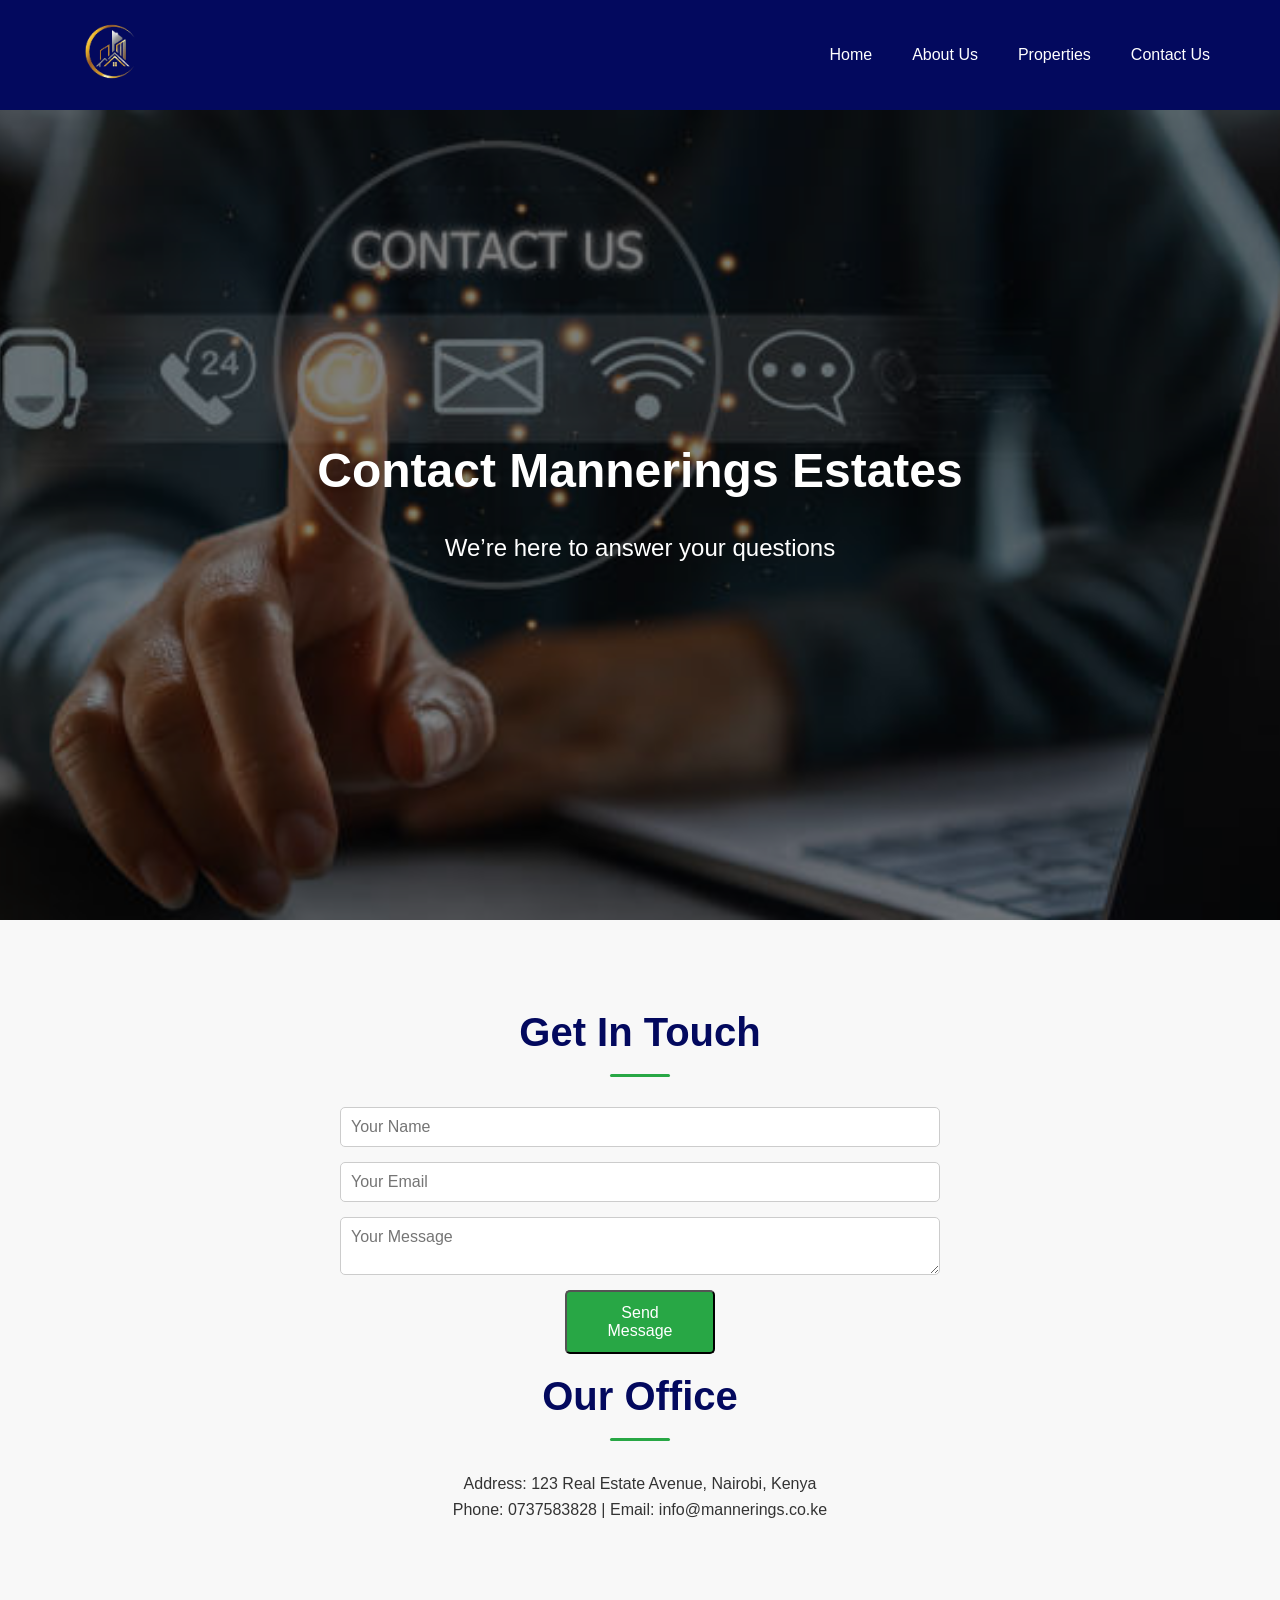
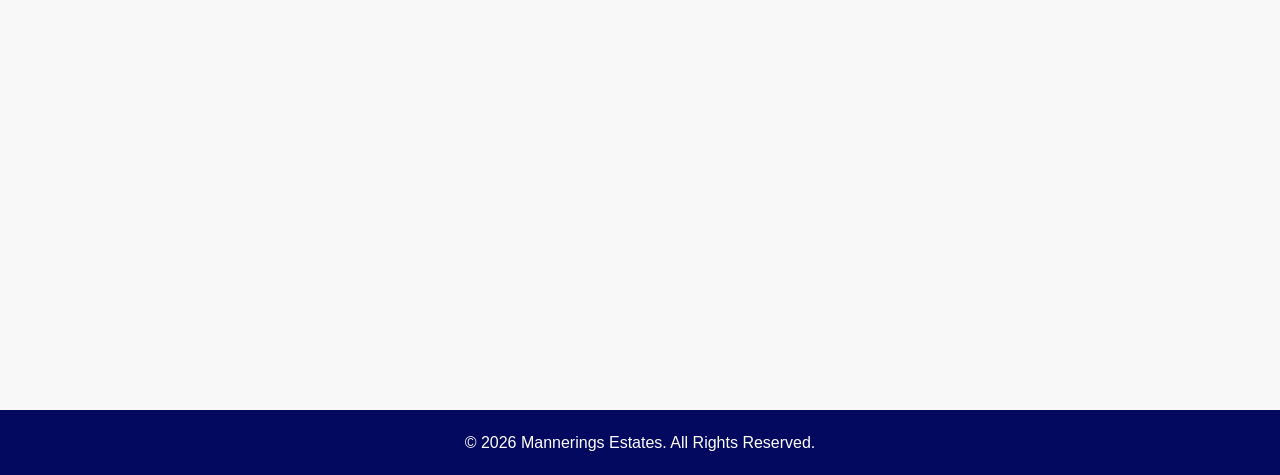
<file: contact.html>
<!DOCTYPE html>
<html lang="en">
<head>
<meta charset="UTF-8">
<meta name="viewport" content="width=device-width, initial-scale=1.0">
<title>Contact Us - Mannerings Estates</title>
<link rel="stylesheet" href="style.css">
<script defer src="script.js"></script>
</head>
<body>
<header>
    <nav class="navbar">
        <div class="logo">
            <img src="images/Logo.png" alt="Logo">
        </div>
        <ul>
            <li><a href="index.html">Home</a></li>
            <li><a href="about.html">About Us</a></li>
            <li><a href="properties.html">Properties</a></li>
            <li><a href="contact.html" class="active">Contact Us</a></li>
        </ul>
    </nav>
</header>

<section class="hero" style="background: url('images/contact.jpg') center/cover no-repeat;">
    <div class="hero-content">
        <h1>Contact Mannerings Estates</h1>
        <p>We’re here to answer your questions</p>
    </div>
</section>

<section class="section contact-section">
    <h2>Get In Touch</h2>
    <form id="contactForm">
        <input type="text" name="name" placeholder="Your Name" required>
        <input type="email" name="email" placeholder="Your Email" required>
        <textarea name="message" placeholder="Your Message" required></textarea>
        <button type="submit" class="btn">Send Message</button>
    </form>
    <p id="formMessage" class="form-message"></p>
    
    <h2>Our Office</h2>
    <p>Address: 123 Real Estate Avenue, Nairobi, Kenya</p>
    <p>Phone: 0737583828 | Email: info@mannerings.co.ke</p>
    
    <iframe 
        src="https://maps.google.com/maps?q=Nairobi&t=&z=13&ie=UTF8&iwloc=&output=embed" 
        width="100%" height="400" style="border:0;" allowfullscreen="" loading="lazy">
    </iframe>
</section>

<footer>
    <p>&copy; 2026 Mannerings Estates. All Rights Reserved.</p>
</footer>
</body>
</html>
</file>
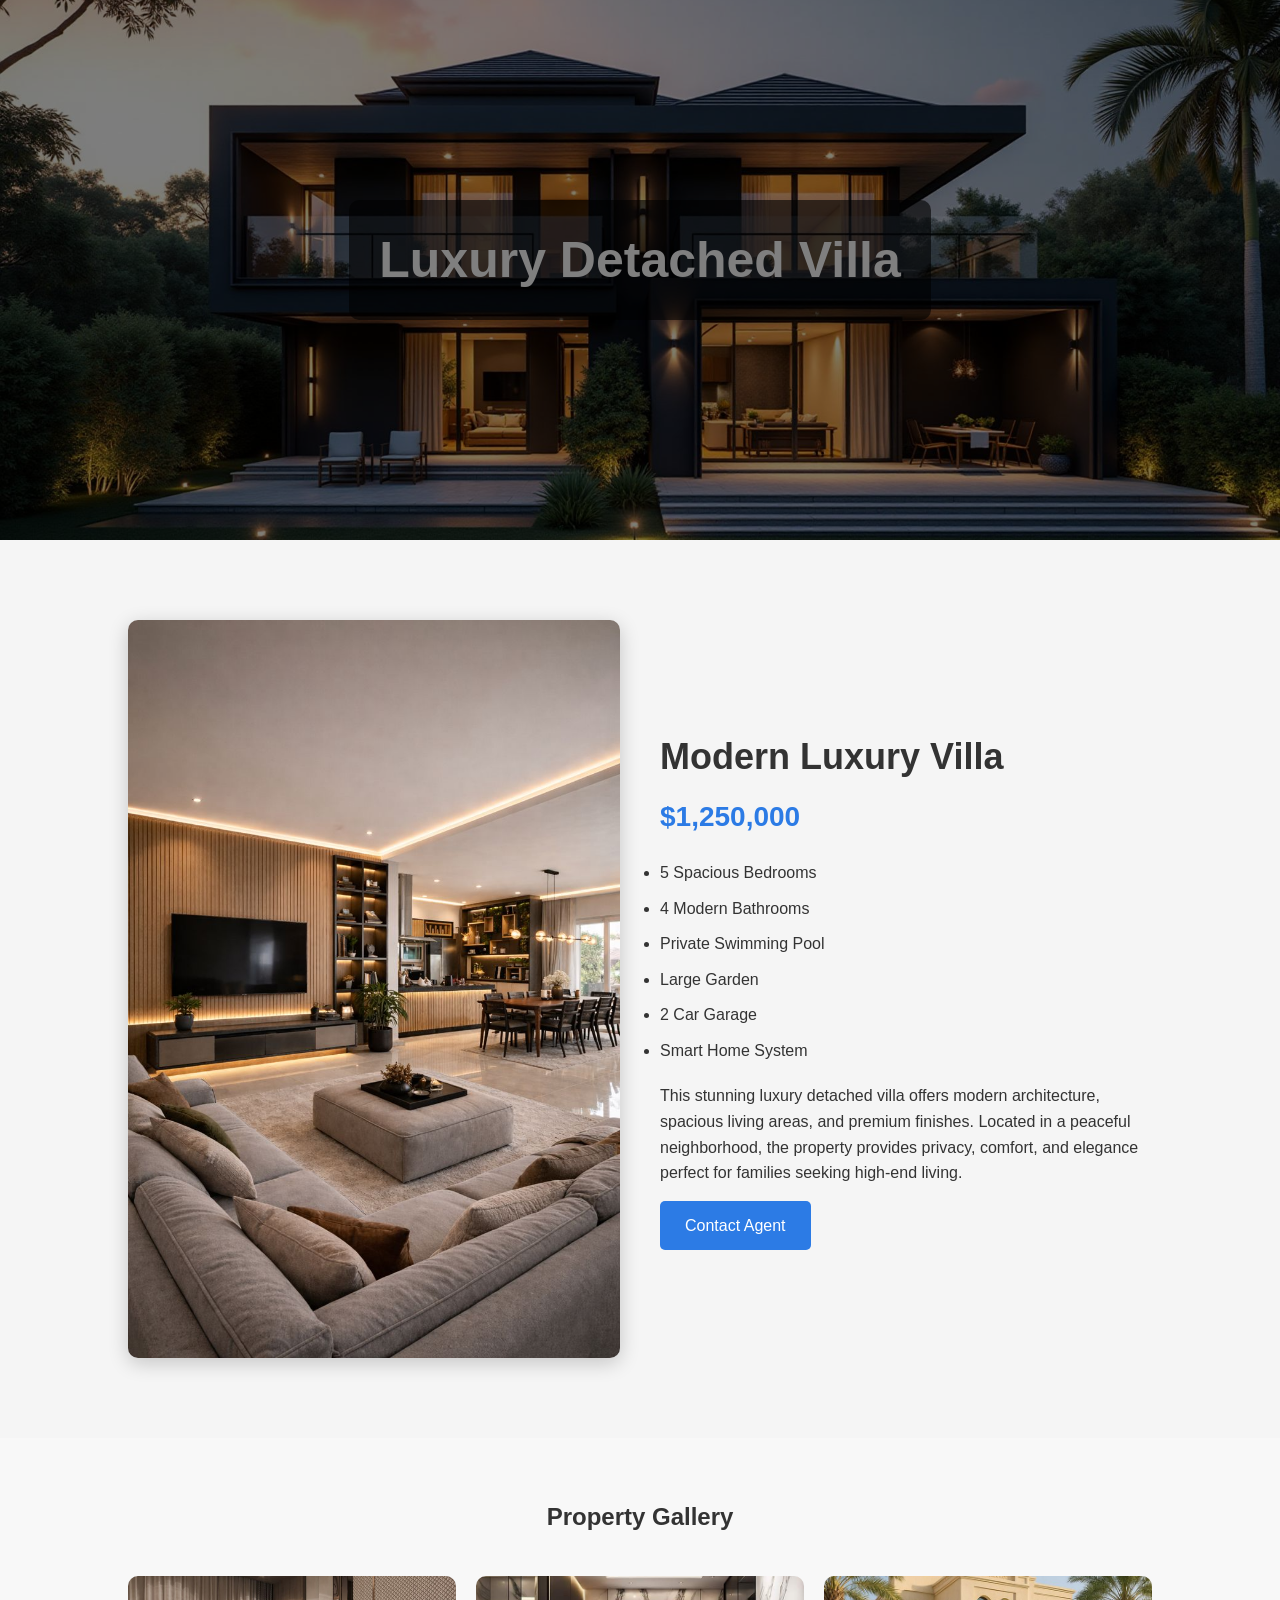
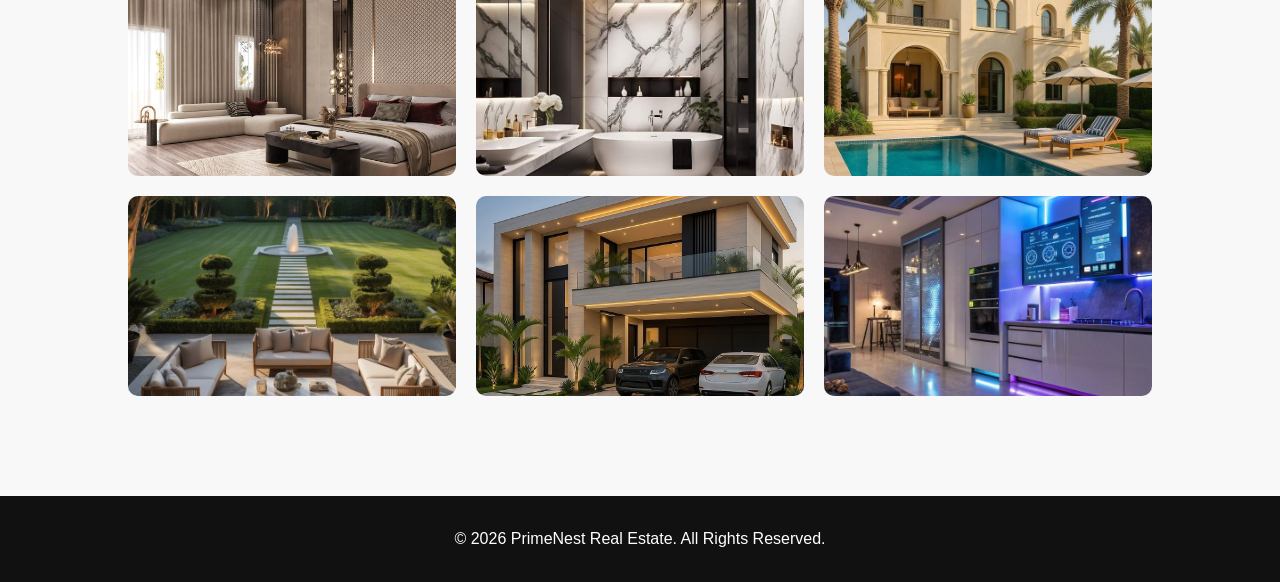
<file: luxury-villa.html>
<!DOCTYPE html>
<html lang="en">

<head>

<meta charset="UTF-8">
<meta name="viewport" content="width=device-width, initial-scale=1.0">

<title>Luxury Detached Villa | PrimeNest Real Estate</title>

<link rel="stylesheet" href="style.css">

<style>

/* HERO */

.hero{
height:60vh;
background:url('images/villa-hero.jpg') center/cover no-repeat;
display:flex;
align-items:center;
justify-content:center;
text-align:center;
color:white;
}

.hero h1{
font-size:50px;
background:rgba(0,0,0,0.6);
padding:20px 30px;
border-radius:10px;
}

/* PROPERTY DETAILS */

.property-details{
padding:80px 10%;
background:#f5f5f5;
}

.details-container{
display:grid;
grid-template-columns:1fr 1fr;
gap:40px;
align-items:center;
}

.details-container img{
width:100%;
border-radius:10px;
box-shadow:0 5px 20px rgba(0,0,0,0.2);
}

.property-info h2{
font-size:36px;
margin-bottom:10px;
}

.price{
font-size:28px;
color:#2c7be5;
margin-bottom:20px;
font-weight:bold;
}

.features{
margin-bottom:20px;
}

.features li{
margin-bottom:10px;
}

/* GALLERY */

.gallery{
padding:60px 10%;
}

.gallery h2{
text-align:center;
margin-bottom:40px;
}

.gallery-grid{
display:grid;
grid-template-columns:repeat(auto-fit,minmax(250px,1fr));
gap:20px;
}

.gallery-grid img{
width:100%;
height:200px;
object-fit:cover;
border-radius:10px;
transition:0.3s;
}

.gallery-grid img:hover{
transform:scale(1.05);
}

/* BUTTON */

.btn{
display:inline-block;
padding:12px 25px;
background:#2c7be5;
color:white;
text-decoration:none;
border-radius:5px;
margin-top:15px;
}

.btn:hover{
background:#1a5dcc;
}

/* FOOTER */

footer{
background:#111;
color:white;
text-align:center;
padding:30px;
margin-top:40px;
}

</style>

</head>

<body>

<!-- HERO -->

<section class="hero">

<h1>Luxury Detached Villa</h1>

</section>

<!-- PROPERTY DETAILS -->

<section class="property-details">

<div class="details-container">

<img src="images/living-room.jpg" alt="Luxury Villa">

<div class="property-info">

<h2>Modern Luxury Villa</h2>

<p class="price">$1,250,000</p>

<ul class="features">

<li>5 Spacious Bedrooms</li>
<li>4 Modern Bathrooms</li>
<li>Private Swimming Pool</li>
<li>Large Garden</li>
<li>2 Car Garage</li>
<li>Smart Home System</li>

</ul>

<p>

This stunning luxury detached villa offers modern architecture,
spacious living areas, and premium finishes. Located in a peaceful
neighborhood, the property provides privacy, comfort, and elegance
perfect for families seeking high-end living.

</p>

<a href="contact.html" class="btn">Contact Agent</a>

</div>

</div>

</section>

<!-- IMAGE GALLERY -->

<section class="gallery">

<h2>Property Gallery</h2>

<div class="gallery-grid">

<img src="images/villa1.jpg">
<img src="images/villa2.jpg">
<img src="images/villa3.jpg">
<img src="images/villa4.jpg">
<img src="images/villa5.jpg">
<img src="images/villa6.jpg">

</div>

</section>

<!-- FOOTER -->

<footer>

<p>© 2026 PrimeNest Real Estate. All Rights Reserved.</p>

</footer>

</body>
</html>
</file>
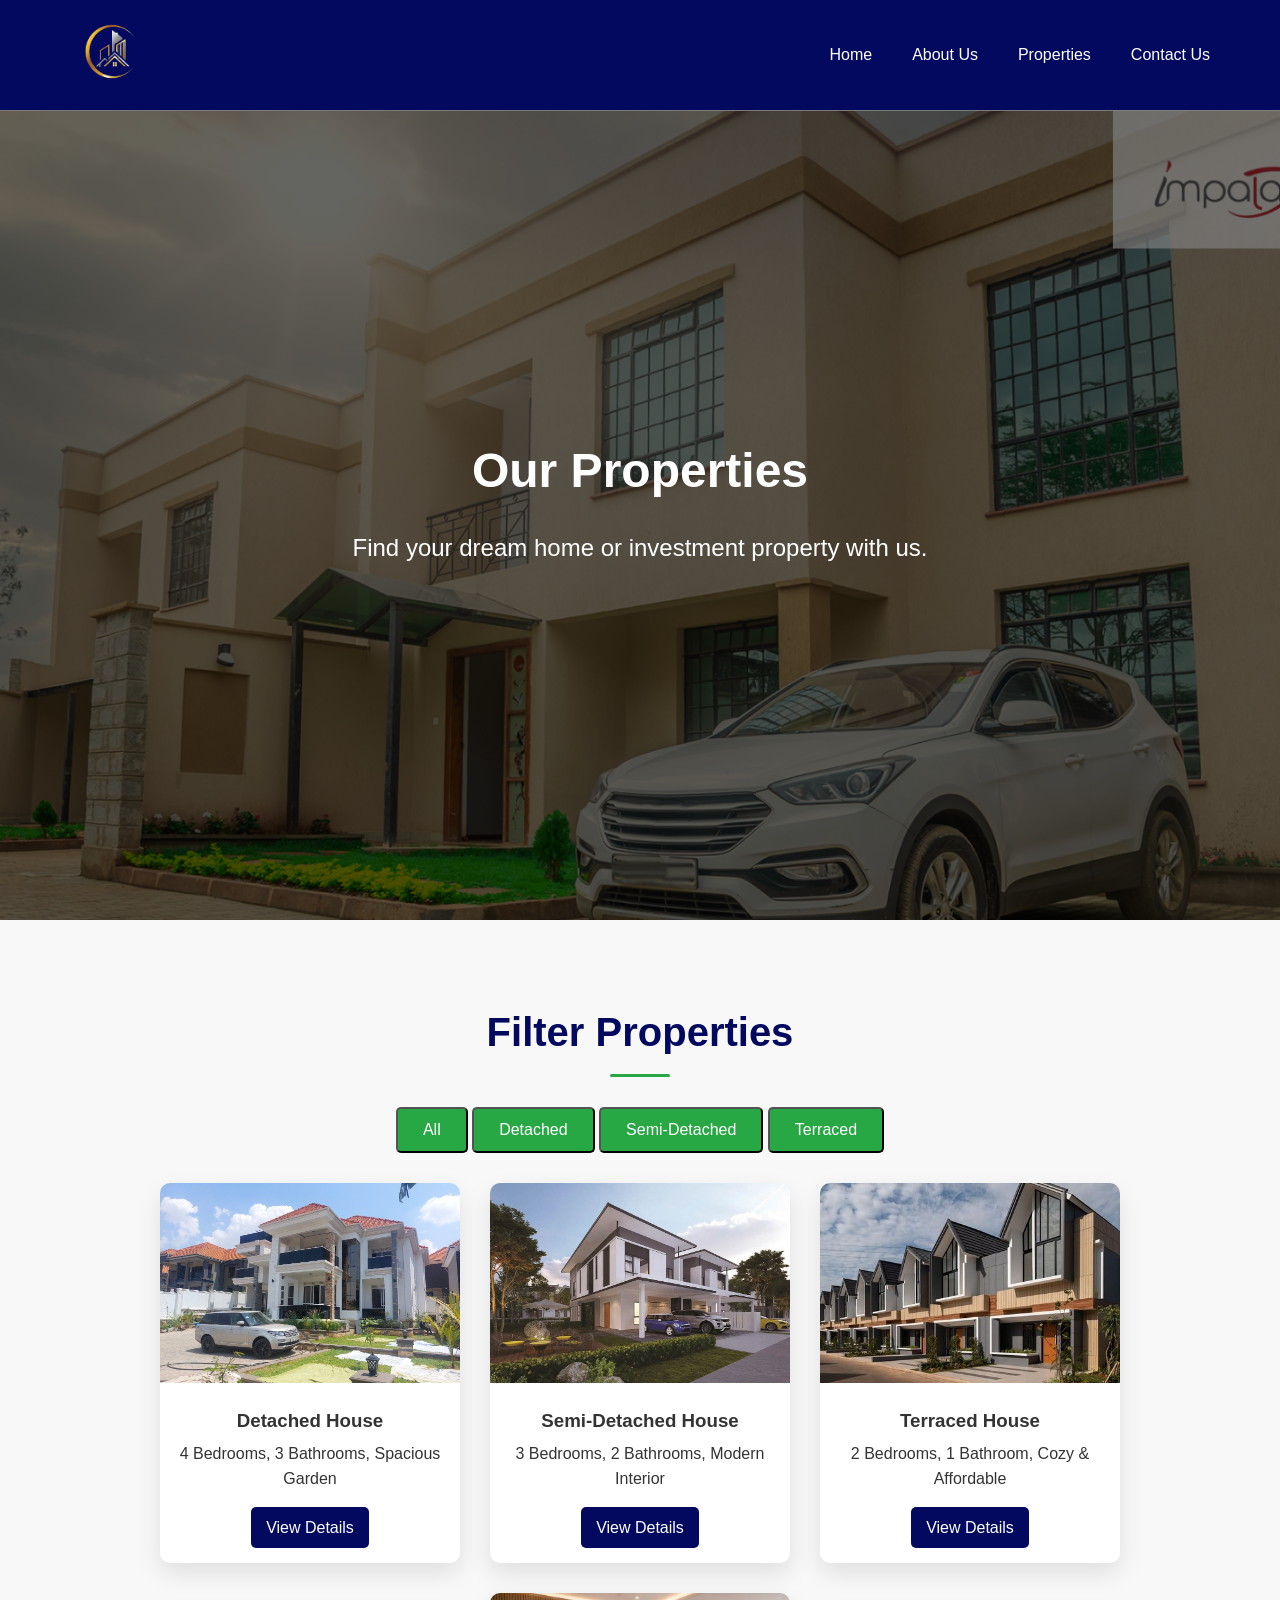
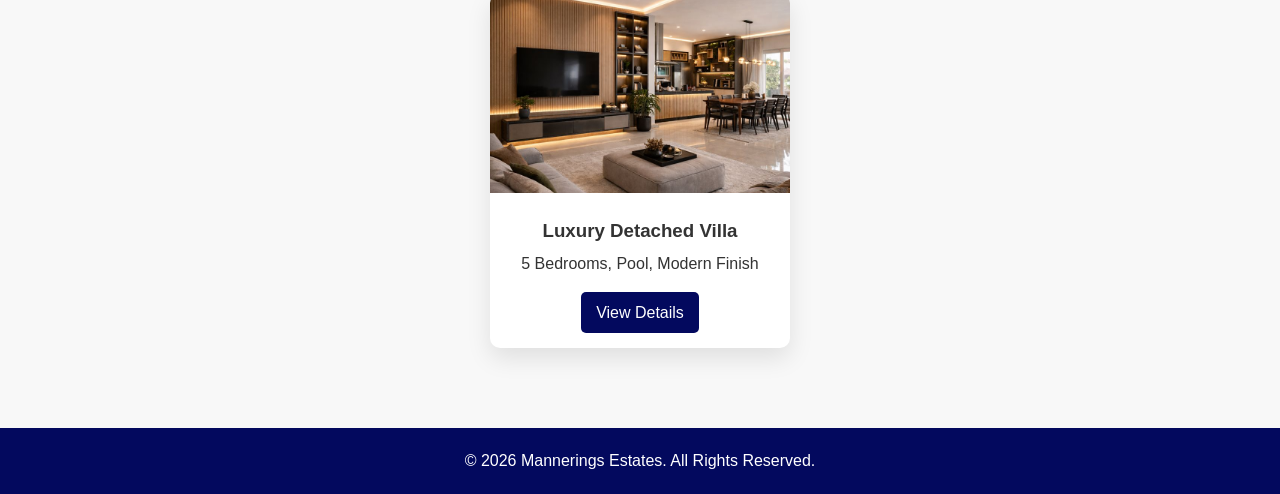
<file: properties.html>
<!DOCTYPE html>
<html lang="en">
<head>
<meta charset="UTF-8">
<meta name="viewport" content="width=device-width, initial-scale=1.0">
<title>Properties - Mannerings Estates</title>
<link rel="stylesheet" href="style.css">
<script defer src="script.js"></script>
</head>
<body>
<header>
    <nav class="navbar">
        <div class="logo">
            <img src="images/Logo.png" alt="Logo">
        </div>
        <ul>
            <li><a href="index.html">Home</a></li>
            <li><a href="about.html">About Us</a></li>
            <li><a href="properties.html" class="active">Properties</a></li>
            <li><a href="contact.html">Contact Us</a></li>
        </ul>
    </nav>
</header>

<section class="hero" style="background: url('images/Properties-page.png') center/cover no-repeat;">
    <div class="hero-content">
        <h1>Our Properties</h1>
        <p>Find your dream home or investment property with us.</p>
    </div>
</section>

<section class="section">
    <h2>Filter Properties</h2>
    <div style="margin-bottom:30px;">
        <button class="btn filter-btn" data-type="all">All</button>
        <button class="btn filter-btn" data-type="detached">Detached</button>
        <button class="btn filter-btn" data-type="semi-detached">Semi-Detached</button>
        <button class="btn filter-btn" data-type="terraced">Terraced</button>
    </div>

    <div class="property-grid">
        <div class="property-card" data-type="detached">
            <img src="images/detached1.jpg" alt="Detached House">
            <h3>Detached House</h3>
            <p>4 Bedrooms, 3 Bathrooms, Spacious Garden</p>
            <a href="#" class="btn-small">View Details</a>
        </div>
        <div class="property-card" data-type="semi-detached">
            <img src="images/semi-detached1.jpg" alt="Semi-Detached House">
            <h3>Semi-Detached House</h3>
            <p>3 Bedrooms, 2 Bathrooms, Modern Interior</p>
            <a href="#" class="btn-small">View Details</a>
        </div>
        <div class="property-card" data-type="terraced">
            <img src="images/terraced1.jpg" alt="Terraced House">
            <h3>Terraced House</h3>
            <p>2 Bedrooms, 1 Bathroom, Cozy & Affordable</p>
            <a href="#" class="btn-small">View Details</a>
        </div>
        <div class="property-card" data-type="detached">
            <img src="images/living-room.jpg" alt="Detached House 2">
            <h3>Luxury Detached Villa</h3>
            <p>5 Bedrooms, Pool, Modern Finish</p>
            <a href="#" class="btn-small">View Details</a>
        </div>
    </div>
</section>

<footer>
    <p>&copy; 2026 Mannerings Estates. All Rights Reserved.</p>
</footer>
</body>
</html>
</file>
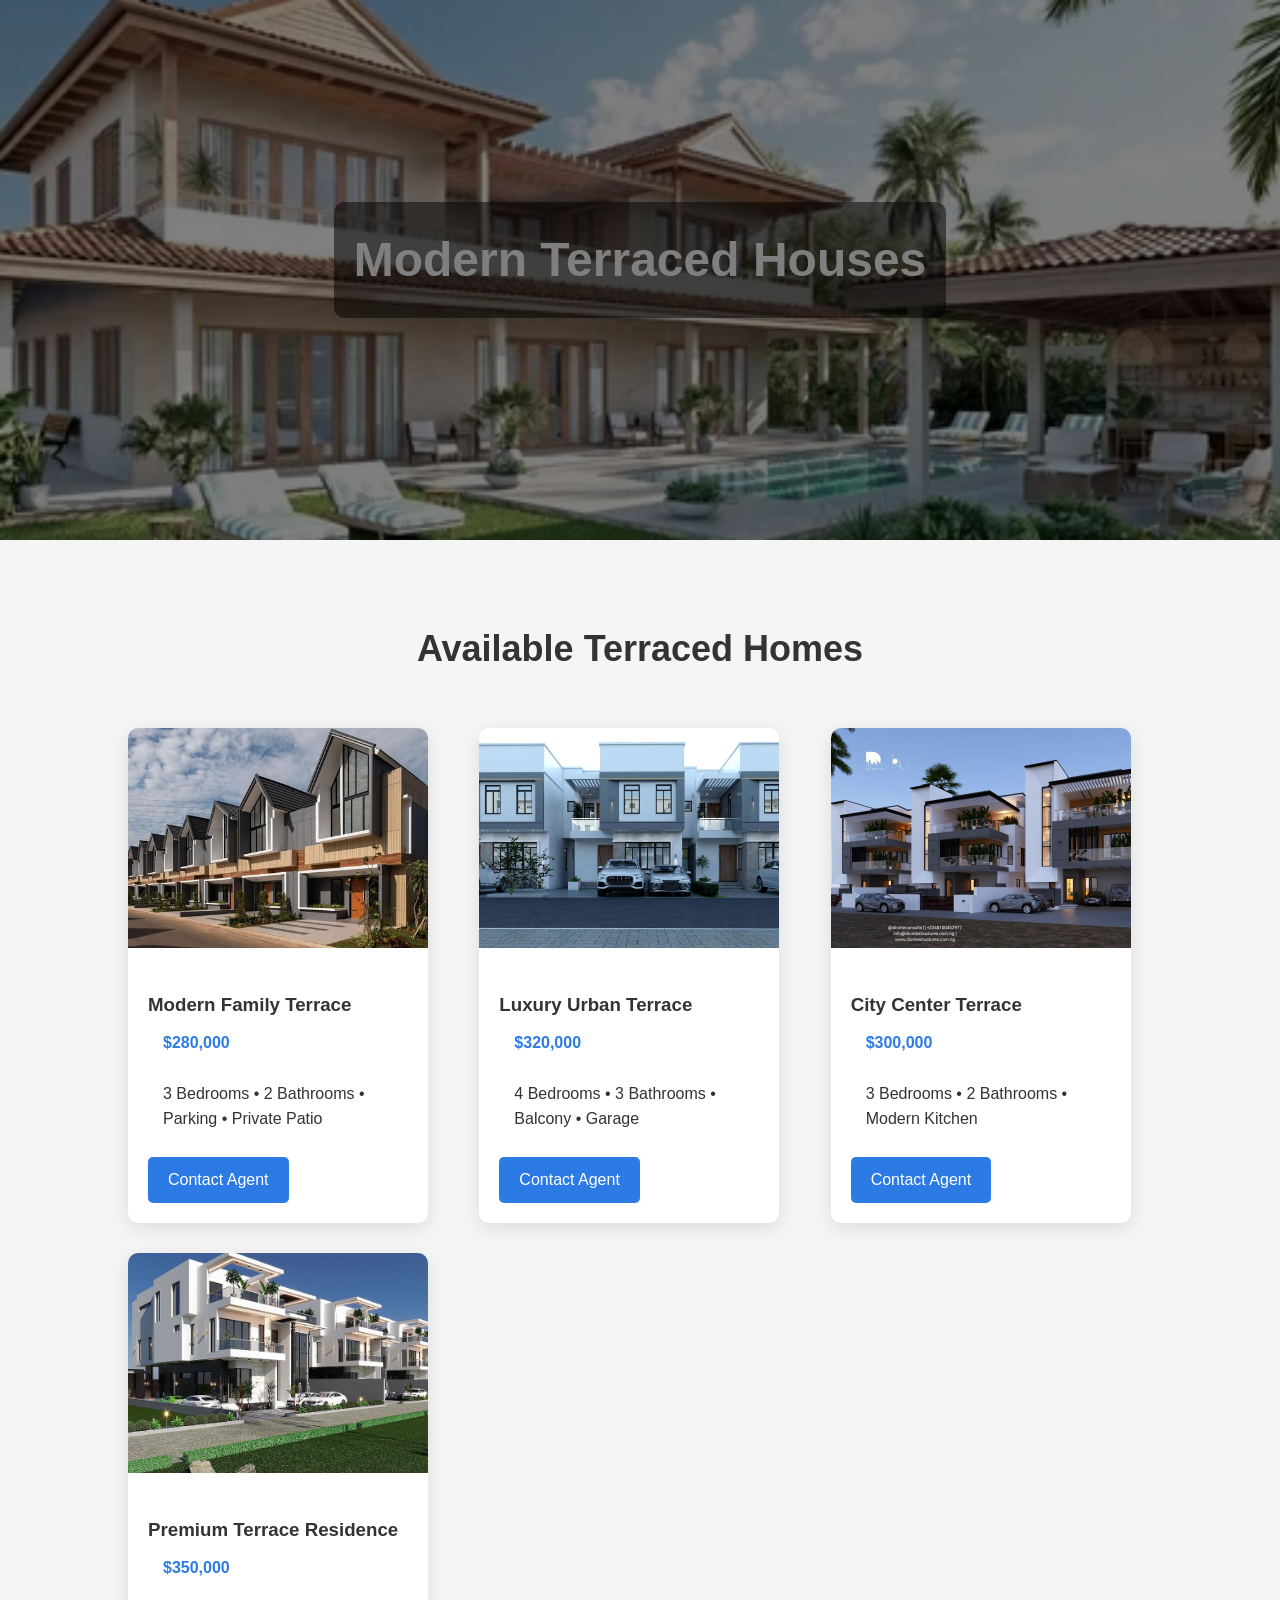
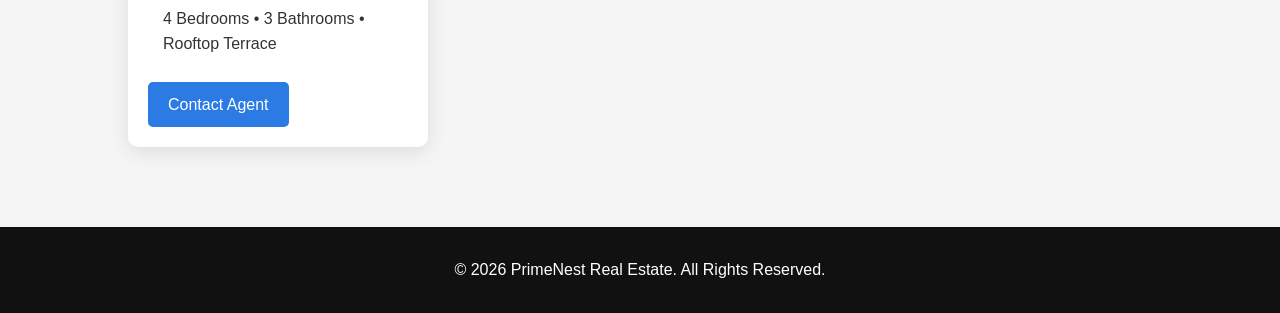
<file: terraced.html>
<!DOCTYPE html>
<html lang="en">

<head>
<meta charset="UTF-8">
<meta name="viewport" content="width=device-width, initial-scale=1.0">
<title>Terraced Houses | PrimeNest Real Estate</title>
<link rel="stylesheet" href="style.css">

<style>

/* HERO SECTION */

.hero{
height:60vh;
background:url('images/terraced-hero.webp') center/cover no-repeat;
display:flex;
align-items:center;
justify-content:center;
text-align:center;
color:white;
}

.hero h1{
font-size:48px;
background:rgba(0,0,0,0.5);
padding:20px;
border-radius:10px;
}

/* PROPERTY GRID */

.properties{
padding:80px 10%;
background:#f5f5f5;
}

.properties h2{
text-align:center;
margin-bottom:50px;
font-size:36px;
}

.property-grid{
display:grid;
grid-template-columns:repeat(auto-fit,minmax(280px,1fr));
gap:30px;
}

/* PROPERTY CARD */

.property-card{
background:white;
border-radius:10px;
overflow:hidden;
box-shadow:0 5px 20px rgba(0,0,0,0.1);
transition:0.3s;
}

.property-card:hover{
transform:translateY(-10px);
}

.property-card img{
width:100%;
height:220px;
object-fit:cover;
}

.property-content{
padding:20px;
}

.property-content h3{
margin-bottom:10px;
}

.price{
color:#2c7be5;
font-weight:bold;
margin-bottom:10px;
}

.btn{
display:inline-block;
margin-top:10px;
padding:10px 20px;
background:#2c7be5;
color:white;
text-decoration:none;
border-radius:5px;
}

.btn:hover{
background:#1a5dcc;
}

/* FOOTER */

footer{
background:#111;
color:white;
text-align:center;
padding:30px;
}

</style>

</head>

<body>

<!-- HERO -->

<section class="hero">
<h1>Modern Terraced Houses</h1>
</section>

<!-- PROPERTY LIST -->

<section class="properties">

<h2>Available Terraced Homes</h2>

<div class="property-grid">

<!-- HOUSE 1 -->

<div class="property-card">

<img src="images/terraced1.jpg" alt="Terraced House">

<div class="property-content">

<h3>Modern Family Terrace</h3>

<p class="price">$280,000</p>

<p>3 Bedrooms • 2 Bathrooms • Parking • Private Patio</p>

<a href="contact.html" class="btn">Contact Agent</a>

</div>

</div>

<!-- HOUSE 2 -->

<div class="property-card">

<img src="images/terraced2.jpg" alt="Terraced House">

<div class="property-content">

<h3>Luxury Urban Terrace</h3>

<p class="price">$320,000</p>

<p>4 Bedrooms • 3 Bathrooms • Balcony • Garage</p>

<a href="contact.html" class="btn">Contact Agent</a>

</div>

</div>

<!-- HOUSE 3 -->

<div class="property-card">

<img src="images/terraced3.jpg" alt="Terraced House">

<div class="property-content">

<h3>City Center Terrace</h3>

<p class="price">$300,000</p>

<p>3 Bedrooms • 2 Bathrooms • Modern Kitchen</p>

<a href="contact.html" class="btn">Contact Agent</a>

</div>

</div>

<!-- HOUSE 4 -->

<div class="property-card">

<img src="images/terraced4.jpg" alt="Terraced House">

<div class="property-content">

<h3>Premium Terrace Residence</h3>

<p class="price">$350,000</p>

<p>4 Bedrooms • 3 Bathrooms • Rooftop Terrace</p>

<a href="contact.html" class="btn">Contact Agent</a>

</div>

</div>

</div>

</section>

<!-- FOOTER -->

<footer>

<p>© 2026 PrimeNest Real Estate. All Rights Reserved.</p>

</footer>

</body>
</html>
</file>
<file: style.css>
/* Global Styles */
* {
    box-sizing: border-box;
    margin: 0;
    padding: 0;
    font-family: 'Arial', sans-serif;
}

body {
    line-height: 1.6;
    background: #f8f8f8;
    color: #333;
}

/* Navbar */
.navbar {
    display: flex;
    justify-content: space-between;
    align-items: center;
    background-color: #03095e;
    padding: 10px 50px;
    position: sticky;
    top: 0;
    z-index: 1000;
}

.navbar .logo img {
    max-width: 120px;
}

.navbar ul {
    list-style: none;
    display: flex;
}

.navbar ul li {
    position: relative;
}

.navbar a {
    color: white;
    text-decoration: none;
    padding: 10px 20px;
    display: block;
}

.navbar a:hover {
    background-color: #01124d;
    border-radius: 5px;
}

/* Dropdown */
.dropdown-content {
    display: none;
    position: absolute;
    top: 40px;
    left: 0;
    background: #f9f9f9;
    min-width: 180px;
    box-shadow: 0 5px 10px rgba(0,0,0,0.2);
    border-radius: 5px;
}

.dropdown-content li {
    display: block;
}

.dropdown-content a {
    color: #333;
}

.dropdown:hover .dropdown-content {
    display: block;
}

/* Hero Section */
.hero {
    background: url('Images/Homebg.jpg') center/cover no-repeat;
    height: 90vh;
    display: flex;
    justify-content: center;
    align-items: center;
    text-align: center;
    color: white;
    position: relative;
    overflow: hidden;
}

.hero::after {
    content: "";
    position: absolute;
    top:0; left:0; right:0; bottom:0;
    background-color: rgba(0,0,0,0.5);
}

.hero-content {
    position: relative;
    z-index: 1;
    animation: fadeIn 2s ease-in-out;
}

.hero h1 {
    font-size: 3rem;
    margin-bottom: 20px;
}

.hero p {
    font-size: 1.5rem;
    margin-bottom: 30px;
}

.btn {
    background: #28a745;
    color: white;
    padding: 12px 25px;
    text-decoration: none;
    border-radius: 5px;
    font-size: 1rem;
    transition: transform 0.3s ease, background 0.3s ease;
}

.btn:hover {
    background: #1e7a33;
    transform: scale(1.05);
}

/* Section Styles */
.section {
    padding: 80px 50px;
    text-align: center;
}

.section h2 {
    font-size: 2.5rem;
    margin-bottom: 30px;
    color: #03095e;
    position: relative;
}

.section h2::after {
    content: "";
    width: 60px;
    height: 3px;
    background: #28a745;
    display: block;
    margin: 10px auto 0;
    border-radius: 2px;
}

/* About Page */
.about-content {
    max-width: 1000px;
    margin: 0 auto;
    display: flex;
    flex-wrap: wrap;
    justify-content: space-around;
    gap: 30px;
}

.about-card {
    background: white;
    flex: 1 1 300px;
    padding: 20px;
    border-radius: 10px;
    box-shadow: 0 10px 25px rgba(0,0,0,0.1);
    transition: transform 0.3s ease, box-shadow 0.3s ease;
}

.about-card:hover {
    transform: translateY(-10px);
    box-shadow: 0 15px 35px rgba(0,0,0,0.2);
}

/* Property Cards */
.property-grid {
    display: flex;
    flex-wrap: wrap;
    justify-content: center;
    gap: 30px;
    margin-top: 30px;
}

.property-card {
    background: white;
    width: 300px;
    border-radius: 10px;
    overflow: hidden;
    box-shadow: 0 10px 25px rgba(0,0,0,0.1);
    transition: transform 0.3s ease, box-shadow 0.3s ease;
}

.property-card img {
    width: 100%;
    height: 200px;
    object-fit: cover;
}

.property-card h3 {
    margin: 15px 0 5px;
}

.property-card p {
    padding: 0 15px 15px;
}

.property-card .btn-small {
    display: inline-block;
    margin-bottom: 15px;
    padding: 8px 15px;
    background: #03095e;
    color: white;
    text-decoration: none;
    border-radius: 5px;
    transition: background 0.3s ease;
}

.property-card .btn-small:hover {
    background: #01124d;
}

.property-card:hover {
    transform: translateY(-10px);
    box-shadow: 0 15px 35px rgba(0,0,0,0.2);
}

/* Contact Form */
.contact-section form {
    max-width: 600px;
    margin: 0 auto;
    display: flex;
    flex-direction: column;
    gap: 15px;
}

.contact-section input, 
.contact-section textarea {
    padding: 10px;
    font-size: 1rem;
    border-radius: 5px;
    border: 1px solid #ccc;
    width: 100%;
}

.contact-section button {
    align-self: center;
    width: 150px;
}

.form-message {
    color: green;
    margin-top: 10px;
}

/* Footer */
footer {
    background: #03095e;
    color: white;
    text-align: center;
    padding: 20px 0;
}

/* Animations */
@keyframes fadeIn {
    0% {opacity: 0; transform: translateY(-20px);}
    100% {opacity: 1; transform: translateY(0);}
}

/* Responsive */
@media (max-width: 768px){
    .navbar ul {
        flex-direction: column;
        gap: 10px;
    }

    .about-content {
        flex-direction: column;
        align-items: center;
    }

    .property-grid {
        flex-direction: column;
        align-items: center;
    }
}
</file>
